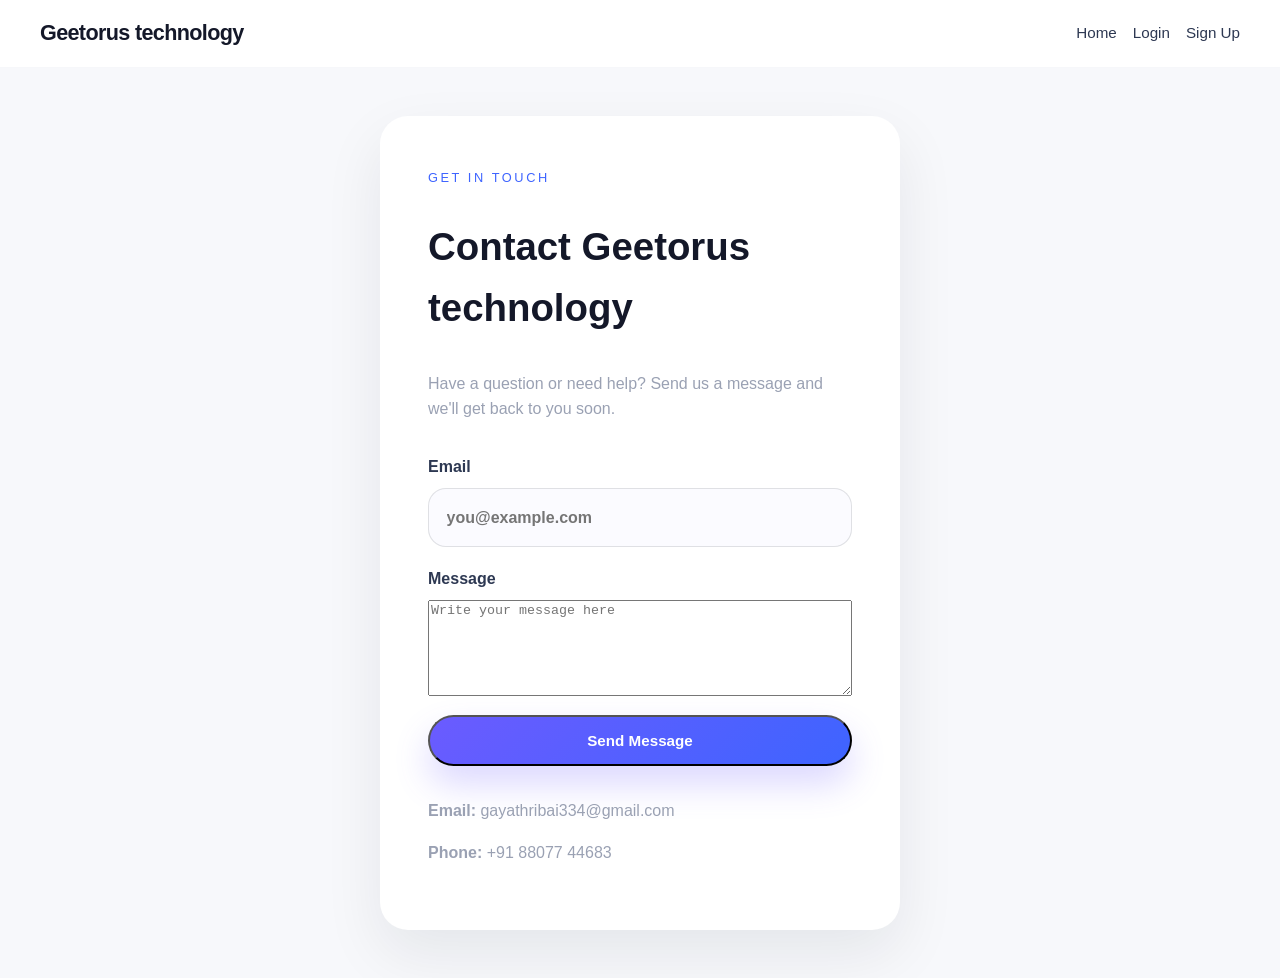
<file: contact.html>
<!DOCTYPE html>
<html lang="en">
<head>
  <meta charset="UTF-8" />
  <meta name="viewport" content="width=device-width, initial-scale=1.0" />
  <title>Contact - Geetorus technology</title>
  <link rel="stylesheet" href="styles.css" />
</head>
<body>
  <header class="site-header">
    <div class="container header-inner">
      <a href="/" class="logo">Geetorus technology</a>
      <nav class="main-nav">
        <a href="/">Home</a>
        <a href="/login">Login</a>
        <a href="/signup">Sign Up</a>
      </nav>
    </div>
  </header>

  <main class="auth-page">
    <section class="auth-card">
      <span class="eyebrow">Get In Touch</span>
      <h1>Contact Geetorus technology</h1>
      <p>Have a question or need help? Send us a message and we'll get back to you soon.</p>
      <form action="/contact" method="POST" class="auth-form">
        <label>
          Email
          <input type="email" name="email" required placeholder="you@example.com" />
        </label>
        <label>
          Message
          <textarea name="message" required placeholder="Write your message here" rows="6"></textarea>
        </label>
        <button type="submit" class="button button-primary">Send Message</button>
      </form>
      <div class="contact-details">
        <p><strong>Email:</strong> gayathribai334@gmail.com</p>
        <p><strong>Phone:</strong> +91 88077 44683</p>
      </div>
    </section>
  </main>
</body>
</html>
</file>
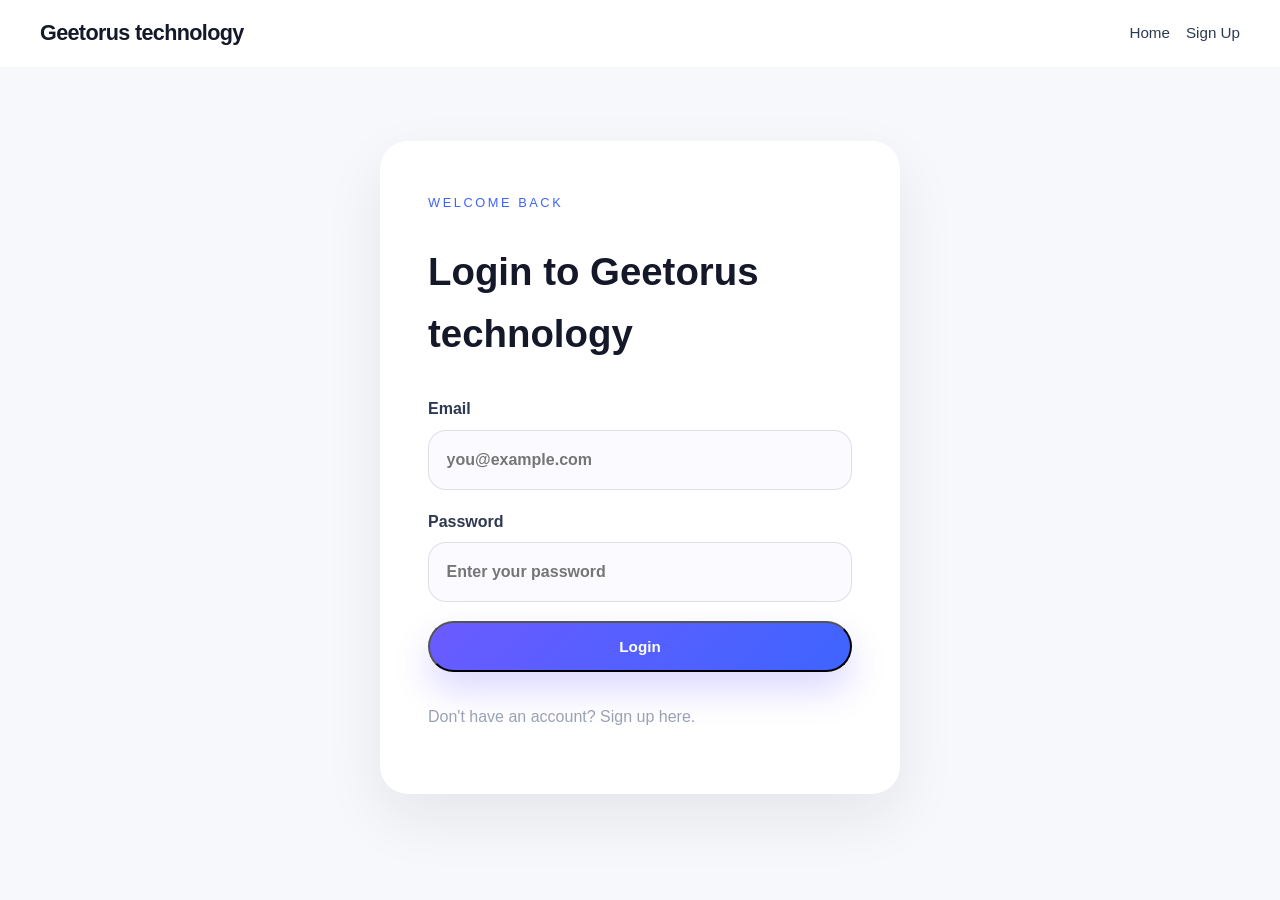
<file: login.html>
<!DOCTYPE html>
<html lang="en">
<head>
  <meta charset="UTF-8" />
  <meta name="viewport" content="width=device-width, initial-scale=1.0" />
  <title>Login - Geetorus technology</title>
  <link rel="stylesheet" href="styles.css" />
</head>
<body>
  <header class="site-header">
    <div class="container header-inner">
      <a href="/" class="logo">Geetorus technology</a>
      <nav class="main-nav">
        <a href="/">Home</a>
        <a href="/signup">Sign Up</a>
      </nav>
    </div>
  </header>

  <main class="auth-page">
    <section class="auth-card">
      <span class="eyebrow">Welcome Back</span>
      <h1>Login to Geetorus technology</h1>
      <form action="/login" method="POST" class="auth-form">
        <label>
          Email
          <input type="email" name="email" required placeholder="you@example.com" />
        </label>
        <label>
          Password
          <input type="password" name="password" required placeholder="Enter your password" />
        </label>
        <button type="submit" class="button button-primary">Login</button>
      </form>
      <p>Don't have an account? <a href="/signup">Sign up here</a>.</p>
    </section>
  </main>
</body>
</html>
</file>
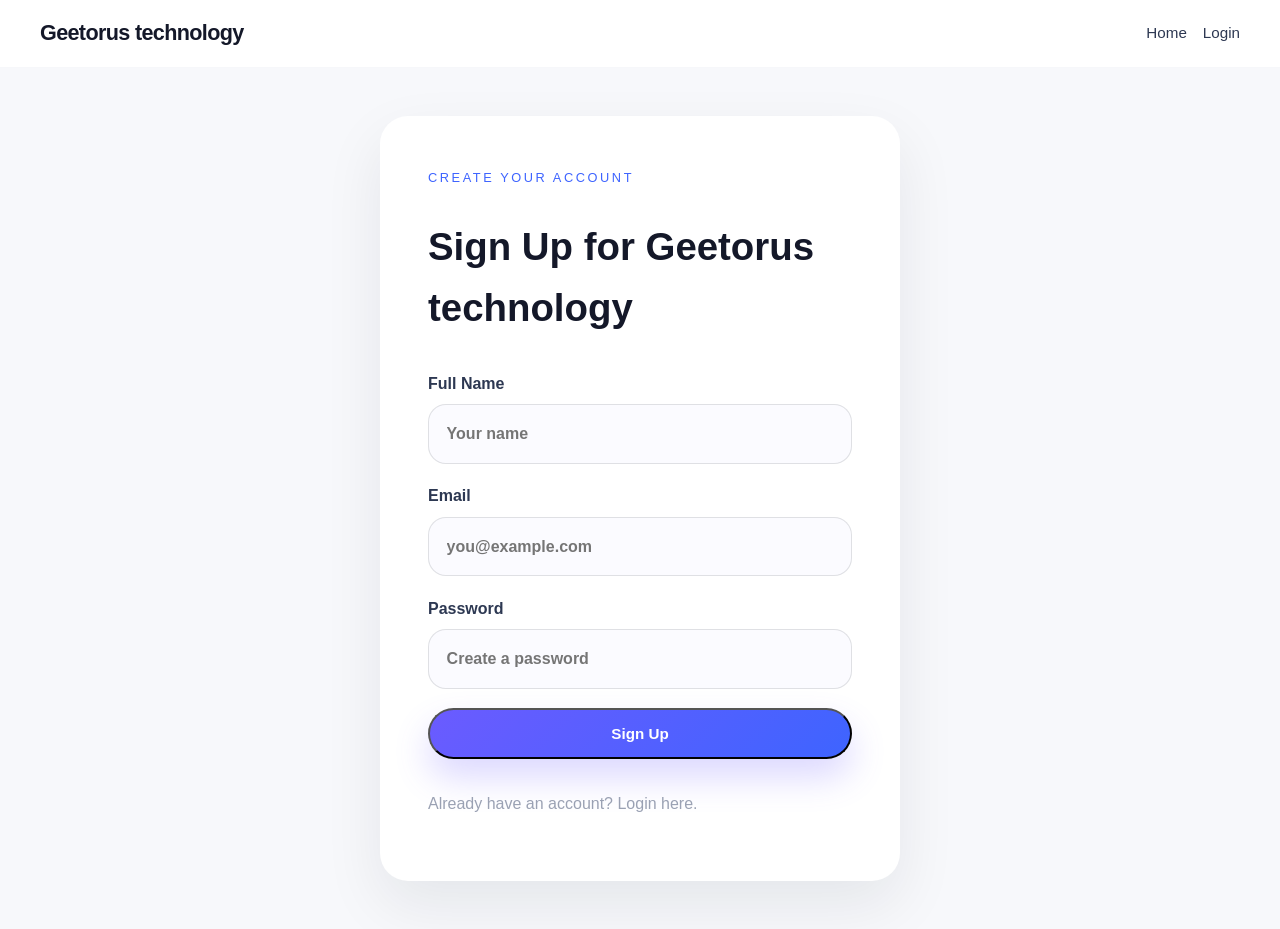
<file: signup.html>
<!DOCTYPE html>
<html lang="en">
<head>
  <meta charset="UTF-8" />
  <meta name="viewport" content="width=device-width, initial-scale=1.0" />
  <title>Sign Up - Geetorus technology</title>
  <link rel="stylesheet" href="styles.css" />
</head>
<body>
  <header class="site-header">
    <div class="container header-inner">
      <a href="/" class="logo">Geetorus technology</a>
      <nav class="main-nav">
        <a href="/">Home</a>
        <a href="/login">Login</a>
      </nav>
    </div>
  </header>

  <main class="auth-page">
    <section class="auth-card">
      <span class="eyebrow">Create Your Account</span>
      <h1>Sign Up for Geetorus technology</h1>
      <form action="/signup" method="POST" class="auth-form">
        <label>
          Full Name
          <input type="text" name="name" required placeholder="Your name" />
        </label>
        <label>
          Email
          <input type="email" name="email" required placeholder="you@example.com" />
        </label>
        <label>
          Password
          <input type="password" name="password" required placeholder="Create a password" />
        </label>
        <button type="submit" class="button button-primary">Sign Up</button>
      </form>
      <p>Already have an account? <a href="/login">Login here</a>.</p>
    </section>
  </main>
</body>
</html>
</file>
<file: styles.css>
:root {
  --white: #ffffff;
  --off-white: #f7f8fb;
  --light-gray: #e9edf4;
  --gray: #9aa1b3;
  --dark-gray: #2d3852;
  --text: #141829;
  --accent: #6b5bff;
  --accent-strong: #3e64ff;
  --accent-soft: #dbe2ff;
  --success: #34c759;
  --shadow: 0 24px 60px rgba(17, 24, 39, 0.08);
  --radius: 28px;
}

* {
  box-sizing: border-box;
}

html {
  scroll-behavior: smooth;
}

body {
  margin: 0;
  font-family: 'Poppins', sans-serif;
  background: var(--off-white);
  color: var(--text);
  line-height: 1.6;
}

img {
  max-width: 100%;
  display: block;
}

a {
  color: inherit;
  text-decoration: none;
}

button,
input,
textarea,
a {
  outline: none;
}

.container {
  width: min(1200px, calc(100% - 2rem));
  margin: 0 auto;
}

.section-heading {
  text-align: center;
  margin-bottom: 2.5rem;
}

.section-heading span {
  display: inline-block;
  color: var(--accent-strong);
  font-size: 0.95rem;
  letter-spacing: 0.16em;
  text-transform: uppercase;
  margin-bottom: 0.75rem;
}

.section-heading h2 {
  font-size: clamp(2rem, 1.8vw, 3rem);
  margin: 0;
}

.site-header {
  position: sticky;
  top: 0;
  z-index: 50;
  background: var(--white);
  border-bottom: 1px solid rgba(146, 153, 190, 0.08);
  transition: box-shadow 0.3s ease, backdrop-filter 0.3s ease;
}

.site-header.scrolled,
.site-header:hover {
  box-shadow: 0 12px 30px rgba(17, 24, 39, 0.12);
  backdrop-filter: blur(12px);
}

.header-inner {
  display: flex;
  align-items: center;
  justify-content: space-between;
  gap: 1rem;
  padding: 1rem 0;
}

.logo {
  font-size: 1.35rem;
  font-weight: 800;
  letter-spacing: -0.03em;
}

.main-nav {
  display: flex;
  flex-wrap: wrap;
  gap: 1rem;
  align-items: center;
  justify-content: center;
}

.main-nav a {
  color: var(--dark-gray);
  position: relative;
  font-size: 0.95rem;
  font-weight: 500;
}

.auth-page {
  min-height: calc(100vh - 100px);
  display: flex;
  align-items: center;
  justify-content: center;
  padding: 3rem 1rem;
  background: var(--off-white);
}

.auth-card {
  width: min(520px, 100%);
  background: var(--white);
  border-radius: var(--radius);
  padding: 3rem;
  box-shadow: var(--shadow);
}

.auth-card h1 {
  margin-top: 0.75rem;
  font-size: clamp(2rem, 3vw, 2.75rem);
}

.auth-card p {
  color: var(--gray);
}

.auth-form {
  display: grid;
  gap: 1.2rem;
  margin: 2rem 0;
}

.auth-form label {
  display: grid;
  gap: 0.5rem;
  font-weight: 600;
  color: var(--dark-gray);
}

.auth-form input {
  width: 100%;
  padding: 1rem 1.1rem;
  border-radius: 18px;
  border: 1px solid rgba(17, 24, 39, 0.12);
  background: #fbfbff;
  font: inherit;
}

.auth-form button {
  width: 100%;
}

.auth-card .eyebrow {
  display: inline-flex;
  margin-bottom: 1rem;
  letter-spacing: 0.2em;
  text-transform: uppercase;
  font-size: 0.8rem;
  color: var(--accent-strong);
}

.main-nav a::after {
  content: '';
  position: absolute;
  left: 0;
  bottom: -6px;
  width: 0;
  height: 2px;
  background: var(--accent);
  transition: width 0.25s ease;
}

.main-nav a:hover::after {
  width: 100%;
}

.main-nav a.active {
  color: var(--accent-strong);
}

.header-actions {
  display: flex;
  gap: 0.8rem;
  align-items: center;
}

.nav-link {
  color: var(--dark-gray);
  font-weight: 600;
}

.button {
  display: inline-flex;
  align-items: center;
  justify-content: center;
  border-radius: 999px;
  padding: 0.95rem 1.7rem;
  font-size: 0.95rem;
  font-weight: 600;
  transition: transform 0.3s ease, box-shadow 0.3s ease, background 0.3s ease;
}

.button:hover {
  transform: translateY(-2px);
}

.button-primary {
  background: linear-gradient(135deg, var(--accent), var(--accent-strong));
  color: #fff;
  box-shadow: 0 18px 35px rgba(107, 91, 255, 0.24);
}

.button-secondary {
  border: 1px solid rgba(109, 111, 223, 0.24);
  color: var(--dark-gray);
  background: rgba(255, 255, 255, 0.9);
}

.hero-section {
  background: linear-gradient(135deg, #6448ff 0%, #3a8dff 100%);
  color: #fff;
  min-height: 700px;
  display: flex;
  align-items: center;
  padding: 4rem 0 5rem;
}

.hero-grid {
  display: grid;
  grid-template-columns: 1.2fr 1fr;
  gap: 3rem;
  align-items: center;
}

.hero-copy {
  max-width: 620px;
}

.eyebrow {
  display: inline-flex;
  margin-bottom: 1rem;
  letter-spacing: 0.2em;
  text-transform: uppercase;
  font-size: 0.8rem;
  color: rgba(255, 255, 255, 0.85);
}

.hero-copy h1 {
  font-size: clamp(3rem, 5vw, 4.5rem);
  margin: 0 0 1.5rem;
  line-height: 0.95;
}

.hero-copy p {
  max-width: 520px;
  font-size: 1.1rem;
  color: rgba(255, 255, 255, 0.92);
  margin-bottom: 2rem;
}

.hero-actions {
  display: flex;
  flex-wrap: wrap;
  gap: 1rem;
}

.hero-visual {
  display: flex;
  justify-content: center;
}

.dashboard-mockup {
  width: min(520px, 100%);
  background: rgba(255, 255, 255, 0.12);
  border: 1px solid rgba(255, 255, 255, 0.18);
  border-radius: 36px;
  padding: 1.5rem;
  box-shadow: 0 40px 80px rgba(10, 20, 45, 0.18);
}

.mockup-header {
  display: flex;
  gap: 0.7rem;
  margin-bottom: 1.3rem;
}

.mockup-header span {
  width: 16px;
  height: 16px;
  border-radius: 50%;
  background: rgba(255, 255, 255, 0.7);
}

.mockup-toolbar {
  display: flex;
  justify-content: space-between;
  margin-bottom: 1.6rem;
}

.mockup-toolbar div {
  width: 40%;
  height: 12px;
  border-radius: 999px;
  background: rgba(255, 255, 255, 0.25);
}

.mockup-content {
  display: grid;
  grid-template-columns: 1fr 1fr;
  gap: 1.2rem;
}

.mockup-panel {
  background: rgba(255, 255, 255, 0.1);
  border-radius: 26px;
  padding: 1rem;
  min-height: 240px;
}

.panel-item,
.chart-card,
.label-row div,
.status-row div {
  background: rgba(255, 255, 255, 0.18);
  border-radius: 16px;
}

.panel-item {
  height: 32px;
  margin-bottom: 1rem;
}

.panel-item.short {
  width: 65%;
}

.chart-card {
  height: 120px;
  margin-bottom: 1rem;
}

.label-row,
.status-row {
  display: flex;
  gap: 0.8rem;
}

.label-row div,
.status-row div {
  flex: 1;
  height: 14px;
}

.stats-section {
  padding: 4rem 0;
}

.stats-grid {
  display: grid;
  grid-template-columns: repeat(3, minmax(0, 1fr));
  gap: 1.5rem;
}

.stat-card {
  background: var(--white);
  border-radius: 28px;
  padding: 2rem;
  text-align: center;
  box-shadow: var(--shadow);
}

.stat-card i {
  font-size: 1.9rem;
  color: var(--accent-strong);
  margin-bottom: 1rem;
}

.stat-card h3 {
  font-size: 2.5rem;
  margin: 0.5rem 0;
}

.stat-card p {
  color: var(--gray);
  margin: 0;
}

.trusted-section {
  padding: 4rem 0;
}

.logo-grid {
  display: grid;
  grid-template-columns: repeat(4, minmax(0, 1fr));
  gap: 1rem;
  align-items: center;
}

.logo-badge {
  padding: 1.2rem 1rem;
  border-radius: 20px;
  text-align: center;
  color: var(--gray);
  background: #fff;
  filter: grayscale(100%) contrast(0.8);
  transition: filter 0.3s ease, color 0.3s ease, transform 0.3s ease;
  font-weight: 600;
}

.logo-badge:hover {
  filter: none;
  color: var(--text);
  transform: translateY(-2px);
}

.features-section {
  padding: 4rem 0;
}

.features-grid {
  display: grid;
  grid-template-columns: repeat(3, minmax(0, 1fr));
  gap: 1.5rem;
}

.feature-card {
  background: var(--white);
  border-radius: 28px;
  padding: 2rem;
  box-shadow: var(--shadow);
  transition: transform 0.3s ease, box-shadow 0.3s ease;
}

.feature-card:hover {
  transform: translateY(-6px);
  box-shadow: 0 32px 70px rgba(17, 24, 39, 0.12);
}

.feature-card i {
  display: inline-flex;
  align-items: center;
  justify-content: center;
  width: 54px;
  height: 54px;
  border-radius: 18px;
  background: rgba(107, 91, 255, 0.1);
  color: var(--accent-strong);
  margin-bottom: 1.4rem;
  font-size: 1.35rem;
}

.feature-card h3 {
  margin: 0 0 1rem;
}

.feature-card p {
  color: var(--gray);
  margin: 0;
}

.product-section {
  padding: 4rem 0;
}

.product-grid {
  display: grid;
  grid-template-columns: 1fr 1fr;
  gap: 2rem;
  align-items: center;
}

.product-visual {
  display: flex;
  justify-content: center;
}

.device-frame {
  width: 100%;
  max-width: 520px;
  border-radius: 34px;
  background: linear-gradient(180deg, rgba(255,255,255,0.18), rgba(255,255,255,0.05));
  border: 1px solid rgba(255,255,255,0.18);
  box-shadow: 0 24px 60px rgba(17, 24, 39, 0.11);
  min-height: 420px;
  position: relative;
  overflow: hidden;
}

.device-screen {
  position: absolute;
  inset: 2rem;
  border-radius: 26px;
  background: linear-gradient(135deg, rgba(107, 91, 255, 0.14), rgba(58, 141, 255, 0.18));
}

.device-overlay {
  position: absolute;
  inset: 2.6rem;
  border-radius: 20px;
  background: radial-gradient(circle at top left, rgba(255,255,255,0.6), transparent 35%),
              radial-gradient(circle at bottom right, rgba(255,255,255,0.2), transparent 25%);
}

.product-copy {
  max-width: 520px;
}

.product-copy h2 {
  font-size: clamp(2.5rem, 2.8vw, 3.25rem);
  margin: 0 0 1.3rem;
}

.product-copy p {
  color: var(--gray);
  margin-bottom: 1.8rem;
  max-width: 540px;
}

.feature-list {
  list-style: none;
  padding: 0;
  margin: 0 0 2rem;
  display: grid;
  gap: 0.9rem;
}

.feature-list li {
  display: flex;
  align-items: center;
  gap: 0.8rem;
  color: var(--dark-gray);
  font-weight: 500;
}

.feature-list i {
  color: var(--success);
}

.services-section {
  padding: 4rem 0;
}

.services-grid {
  display: grid;
  grid-template-columns: repeat(4, minmax(0, 1fr));
  gap: 1rem;
}

.service-card {
  border-radius: 24px;
  padding: 1.5rem;
  background: #fff;
  box-shadow: var(--shadow);
  border-top: 4px solid transparent;
  transition: transform 0.3s ease, border-color 0.3s ease;
  font-weight: 600;
}

.service-card:hover {
  transform: translateY(-4px);
}

.color-1 { border-color: #6b5bff; }
.color-2 { border-color: #3a8dff; }
.color-3 { border-color: #fd6f96; }
.color-4 { border-color: #f49d37; }
.color-5 { border-color: #00c6d8; }
.color-6 { border-color: #6fcf97; }

.testimonials-section {
  background: linear-gradient(180deg, rgba(17, 24, 39, 0.95), rgba(17, 24, 39, 0.9)), url('https://images.unsplash.com/photo-1521737604893-d14cc237f11d?auto=format&fit=crop&w=1400&q=80') center/cover no-repeat;
  color: #fff;
  padding: 5rem 0;
}

.testimonials-header {
  text-align: center;
  color: #f5f7fb;
}

.testimonials-header span {
  color: #6b5bff;
}

.testimonials-grid {
  display: grid;
  grid-template-columns: repeat(3, minmax(0, 1fr));
  gap: 1.5rem;
  margin-top: 2rem;
}

.testimonial-card {
  background: rgba(255, 255, 255, 0.12);
  border: 1px solid rgba(255, 255, 255, 0.18);
  border-radius: 30px;
  padding: 2rem;
  backdrop-filter: blur(14px);
  box-shadow: 0 40px 80px rgba(10, 20, 45, 0.22);
}

.testimonial-profile {
  display: flex;
  align-items: center;
  gap: 1rem;
  margin-bottom: 1.5rem;
}

.testimonial-profile img {
  width: 56px;
  height: 56px;
  border-radius: 50%;
  object-fit: cover;
  border: 2px solid rgba(255,255,255,0.18);
}

.testimonial-profile h3 {
  margin: 0;
}

.testimonial-profile span {
  color: rgba(255, 255, 255, 0.7);
  font-size: 0.95rem;
}

.testimonial-card p {
  margin: 0 0 1.4rem;
  color: rgba(255, 255, 255, 0.92);
}

.rating i {
  color: #ffd166;
  margin-right: 0.25rem;
}

.industry-section {
  padding: 4rem 0;
}

.industry-grid {
  display: grid;
  grid-template-columns: repeat(4, minmax(0, 1fr));
  gap: 1rem;
}

.industry-card {
  min-height: 220px;
  border-radius: 28px;
  display: flex;
  align-items: flex-end;
  padding: 1.5rem;
  color: #fff;
  position: relative;
  overflow: hidden;
  background-size: cover;
  background-position: center;
  transition: transform 0.35s ease;
}

.industry-card::after {
  content: '';
  position: absolute;
  inset: 0;
  background: linear-gradient(180deg, transparent 0%, rgba(10, 20, 45, 0.75) 100%);
}

.industry-card h3 {
  position: relative;
  margin: 0;
  z-index: 1;
}

.industry-card:hover {
  transform: translateY(-5px) scale(1.01);
}

.industry-1 { background-image: url('https://images.unsplash.com/photo-1517248135467-4c7edcad34c4?auto=format&fit=crop&w=900&q=80'); }
.industry-2 { background-image: url('https://images.unsplash.com/photo-1512436991641-6745cdb1723f?auto=format&fit=crop&w=900&q=80'); }
.industry-3 { background-image: url('https://images.unsplash.com/photo-1495121605193-b116b5b9c5ef?auto=format&fit=crop&w=900&q=80'); }
.industry-4 { background-image: url('https://images.unsplash.com/photo-1505751172876-fa1923c5c528?auto=format&fit=crop&w=900&q=80'); }
.industry-5 { background-image: url('https://images.unsplash.com/photo-1557804506-669a67965ba0?auto=format&fit=crop&w=900&q=80'); }
.industry-6 { background-image: url('https://images.unsplash.com/photo-1500530855697-b586d89ba3ee?auto=format&fit=crop&w=900&q=80'); }
.industry-7 { background-image: url('https://images.unsplash.com/photo-1522335789203-aabd1fc54bc9?auto=format&fit=crop&w=900&q=80'); }
.industry-8 { background-image: url('https://images.unsplash.com/photo-1500530855697-b586d89ba3ee?auto=format&fit=crop&w=900&q=80'); }

.pricing-section {
  padding: 4rem 0;
}

.pricing-grid {
  display: grid;
  grid-template-columns: repeat(3, minmax(0, 1fr));
  gap: 1.5rem;
}

.pricing-card {
  background: var(--white);
  border-radius: 28px;
  padding: 2rem;
  box-shadow: var(--shadow);
  text-align: center;
}

.pricing-highlight {
  background: linear-gradient(180deg, #f7f5ff 0%, #f2edff 100%);
  border: 1px solid rgba(107, 91, 255, 0.16);
}

.plan-type {
  display: inline-flex;
  padding: 0.6rem 1rem;
  border-radius: 999px;
  background: rgba(107, 91, 255, 0.1);
  color: var(--accent-strong);
  font-weight: 700;
  letter-spacing: 0.06em;
  margin-bottom: 1.25rem;
}

.pricing-card h3 {
  font-size: 2.75rem;
  margin: 0;
}

.pricing-card h3 span {
  display: block;
  font-size: 1rem;
  color: var(--gray);
  margin-top: 0.5rem;
}

.pricing-card ul {
  list-style: none;
  padding: 0;
  margin: 2rem 0 2.5rem;
  display: grid;
  gap: 0.85rem;
}

.pricing-card li {
  color: var(--gray);
}

.cta-section {
  padding: 4rem 0;
  background: linear-gradient(135deg, #6b5bff, #3a8dff);
  color: #fff;
  border-radius: 36px;
  margin: 3rem 0;
}

.cta-grid {
  display: flex;
  align-items: center;
  justify-content: space-between;
  gap: 1rem;
  flex-wrap: wrap;
}

.cta-grid span {
  display: block;
  text-transform: uppercase;
  letter-spacing: 0.2em;
  font-size: 0.9rem;
  opacity: 0.85;
}

.cta-grid h2 {
  margin: 0.5rem 0 0;
  max-width: 640px;
}

.cta-actions {
  display: flex;
  flex-wrap: wrap;
  gap: 1rem;
}

.site-footer {
  padding: 4rem 0 2rem;
  color: var(--gray);
}

.footer-grid {
  display: grid;
  grid-template-columns: repeat(4, minmax(0, 1fr));
  gap: 2rem;
}

.site-footer h4 {
  color: var(--text);
  margin-bottom: 1rem;
}

.site-footer a {
  display: block;
  margin-bottom: 0.75rem;
  color: inherit;
}

.footer-bottom {
  margin-top: 2rem;
  text-align: center;
  border-top: 1px solid rgba(146, 153, 190, 0.16);
  padding-top: 1.5rem;
}

.scroll-reveal {
  opacity: 1;
  transform: translateY(0);
  transition: opacity 0.6s ease, transform 0.6s ease;
}

@media (max-width: 1200px) {
  .hero-grid,
  .product-grid,
  .pricing-grid,
  .industry-grid,
  .features-grid,
  .services-grid,
  .testimonials-grid,
  .footer-grid,
  .logo-grid,
  .stats-grid {
    grid-template-columns: repeat(2, minmax(0, 1fr));
  }
}

@media (max-width: 992px) {
  .header-inner {
    flex-wrap: wrap;
  }

  .main-nav {
    justify-content: center;
  }

  .hero-section {
    padding-top: 3rem;
    min-height: auto;
  }

  .hero-grid,
  .product-grid {
    grid-template-columns: 1fr;
  }

  .testimonial-card,
  .pricing-card,
  .feature-card,
  .service-card,
  .industry-card,
  .logo-badge,
  .stat-card {
    min-height: auto;
  }
}

@media (max-width: 768px) {
  .container {
    width: calc(100% - 2rem);
  }

  .main-nav {
    gap: 0.8rem;
  }

  .hero-copy h1 {
    font-size: 2.75rem;
  }

  .hero-actions,
  .cta-actions {
    justify-content: flex-start;
  }

  .services-grid,
  .industry-grid,
  .pricing-grid,
  .logo-grid,
  .footer-grid,
  .stats-grid,
  .features-grid,
  .testimonials-grid {
    grid-template-columns: 1fr;
  }

  .cta-section {
    padding: 3rem 1rem;
  }
}

@media (max-width: 576px) {
  .header-actions,
  .hero-actions,
  .cta-grid {
    flex-direction: column;
    align-items: stretch;
  }

  .main-nav {
    width: 100%;
    justify-content: space-between;
  }

  .site-header {
    padding: 0 0.5rem;
  }

  .hero-copy p {
    font-size: 1rem;
  }

  .button {
    width: 100%;
  }

  .product-copy h2 {
    font-size: 2.25rem;
  }
}
</file>
